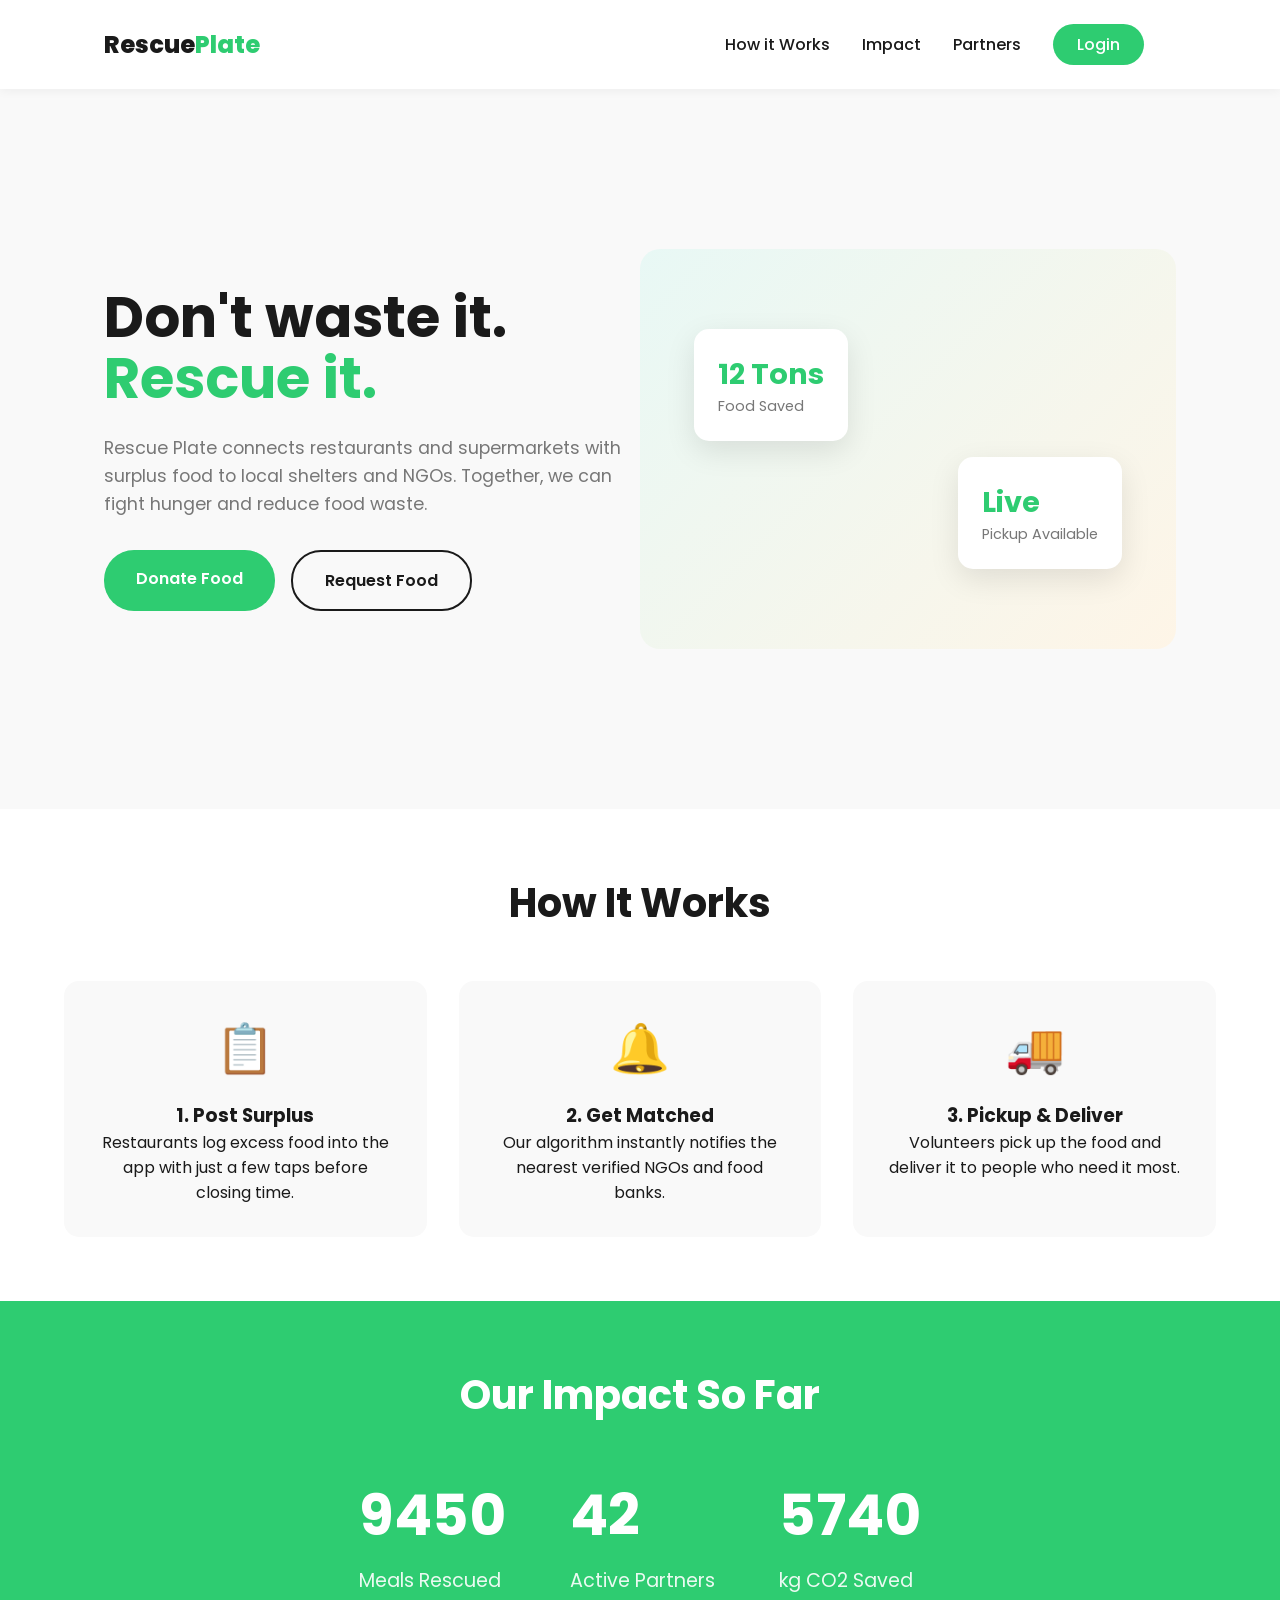
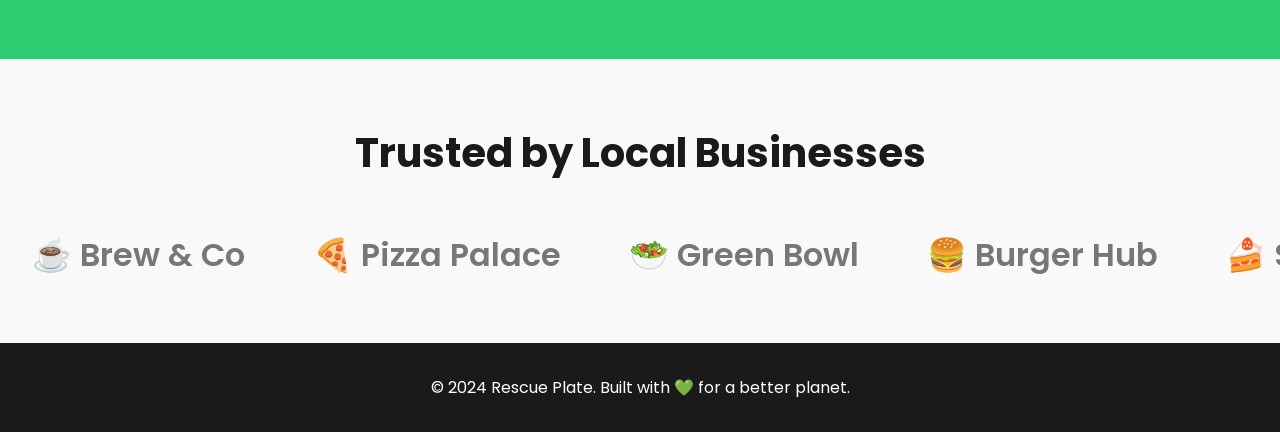
<file: index.html>
<!DOCTYPE html>
<html lang="en">

<head>
    <meta charset="UTF-8">
    <meta name="viewport" content="width=device-width, initial-scale=1.0">
    <title>Rescue Plate - Don't Waste It, Rescue It</title>
    <link rel="preconnect" href="https://fonts.googleapis.com">
    <link rel="preconnect" href="https://fonts.gstatic.com" crossorigin>
    <link href="https://fonts.googleapis.com/css2?family=Poppins:wght@300;400;600;800&display=swap" rel="stylesheet">
    <link rel="stylesheet" href="style.css">
</head>

<body>

    <!-- Navbar -->
    <header>
        <nav class="navbar">
            <a href="#" class="logo">Rescue<span>Plate</span></a>
            <ul class="nav-links" id="navLinks">
                <li><a href="index.html#how">How it Works</a></li>
                <li><a href="index.html#impact">Impact</a></li>
                <li><a href="index.html#partners">Partners</a></li>
                <li><a href="login.html" id="loginBtn" class="btn-nav">Login</a></li>
                <li><a href="#" id="logoutBtn" class="btn-nav" style="display: none;">Logout</a></li>
            </ul>
            <div class="hamburger" id="hamburger">
                <span></span>
                <span></span>
                <span></span>
            </div>
        </nav>
    </header>

    <!-- Hero Section -->
    <section class="hero">
        <div class="hero-content">
            <h1>Don't waste it. <span>Rescue it.</span></h1>
            <p>Rescue Plate connects restaurants and supermarkets with surplus food to local shelters and NGOs. Together, we can fight hunger and reduce food waste.</p>
            <div class="hero-btns">
                <a href="donate.html" class="btn-primary">Donate Food</a>
                <a href="available.html" class="btn-secondary">Request Food</a>
            </div>
        </div>
        <div class="hero-image">
            <!-- CSS shaped graphic instead of external image -->
            <div class="floating-card card-1">
                <h3>12 Tons</h3>
                <p>Food Saved</p>
            </div>
            <div class="floating-card card-2">
                <h3>Live</h3>
                <p>Pickup Available</p>
            </div>
        </div>
    </section>

    <!-- How It Works -->
    <section class="how-it-works" id="how">
        <h2 class="section-title">How It Works</h2>
        <div class="steps-grid">
            <div class="step-card">
                <div class="step-icon">📋</div>
                <h3>1. Post Surplus</h3>
                <p>Restaurants log excess food into the app with just a few taps before closing time.</p>
            </div>
            <div class="step-card">
                <div class="step-icon">🔔</div>
                <h3>2. Get Matched</h3>
                <p>Our algorithm instantly notifies the nearest verified NGOs and food banks.</p>
            </div>
            <div class="step-card">
                <div class="step-icon">🚚</div>
                <h3>3. Pickup & Deliver</h3>
                <p>Volunteers pick up the food and deliver it to people who need it most.</p>
            </div>
        </div>
    </section>

    <!-- Impact / Stats Section -->
    <section class="impact-section" id="impact">
        <h2 class="section-title">Our Impact So Far</h2>
        <div class="stats-container">
            <div class="stat-box">
                <h3 class="counter" data-target="45000">0</h3>
                <p>Meals Rescued</p>
            </div>
            <div class="stat-box">
                <h3 class="counter" data-target="120">0</h3>
                <p>Active Partners</p>
            </div>
            <div class="stat-box">
                <h3 class="counter" data-target="28000">0</h3>
                <p>kg CO2 Saved</p>
            </div>
        </div>
    </section>

    <!-- Partners Marquee -->
    <section class="partners" id="partners">
        <h2 class="section-title">Trusted by Local Businesses</h2>
        <div class="marquee">
            <div class="marquee-content">
                <span>☕ Brew & Co</span>
                <span>🍕 Pizza Palace</span>
                <span>🥗 Green Bowl</span>
                <span>🍔 Burger Hub</span>
                <span>🍰 Sweet Treats</span>
                <!-- Duplicate for seamless loop -->
                <span>☕ Brew & Co</span>
                <span>🍕 Pizza Palace</span>
                <span>🥗 Green Bowl</span>
                <span>🍔 Burger Hub</span>
                <span>🍰 Sweet Treats</span>
            </div>
        </div>
    </section>

    <!-- Footer -->
    <footer>
        <p>© 2024 Rescue Plate. Built with 💚 for a better planet.</p>
    </footer>

    <script src="script.js"></script>
</body>

</html>
</file>
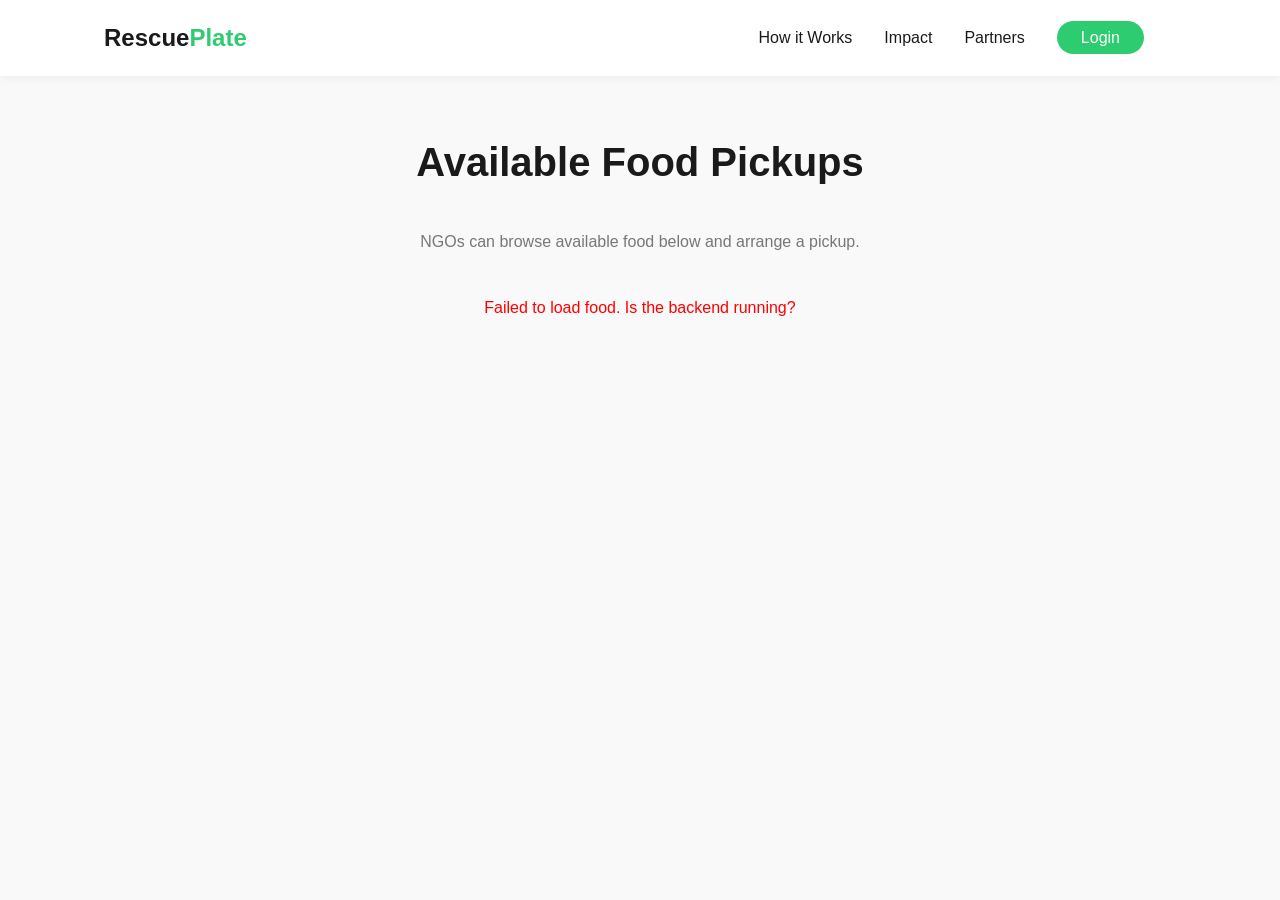
<file: available.html>
<!DOCTYPE html>
<html lang="en">

<head>
    <meta charset="UTF-8">
    <meta name="viewport" content="width=device-width, initial-scale=1.0">
    <title>Available Food - Rescue Plate</title>
    <link rel="stylesheet" href="style.css">
</head>

<body>

    <header>
        <nav class="navbar">
            <a href="index.html" class="logo">Rescue<span>Plate</span></a>
            <ul class="nav-links" id="navLinks">
                <li><a href="index.html#how">How it Works</a></li>
                <li><a href="index.html#impact">Impact</a></li>
                <li><a href="index.html#partners">Partners</a></li>
                <li><a href="login.html" id="loginBtn" class="btn-nav">Login</a></li>
                <li><a href="#" id="logoutBtn" class="btn-nav" style="display: none;">Logout</a></li>
            </ul>
        </nav>
    </header>

    <section class="available-container">
        <h2 class="section-title">Available Food Pickups</h2>
        <p style="text-align: center; color: var(--gray); margin-bottom: 3rem;">NGOs can browse available food below and arrange a pickup.</p>

        <!-- This empty div is where we will inject the food from the database -->
        <div id="foodList" class="food-grid">
            <p style="text-align: center;">Loading available food...</p>
        </div>
    </section>

    <script src="available.js"></script>
</body>

</html>
</file>
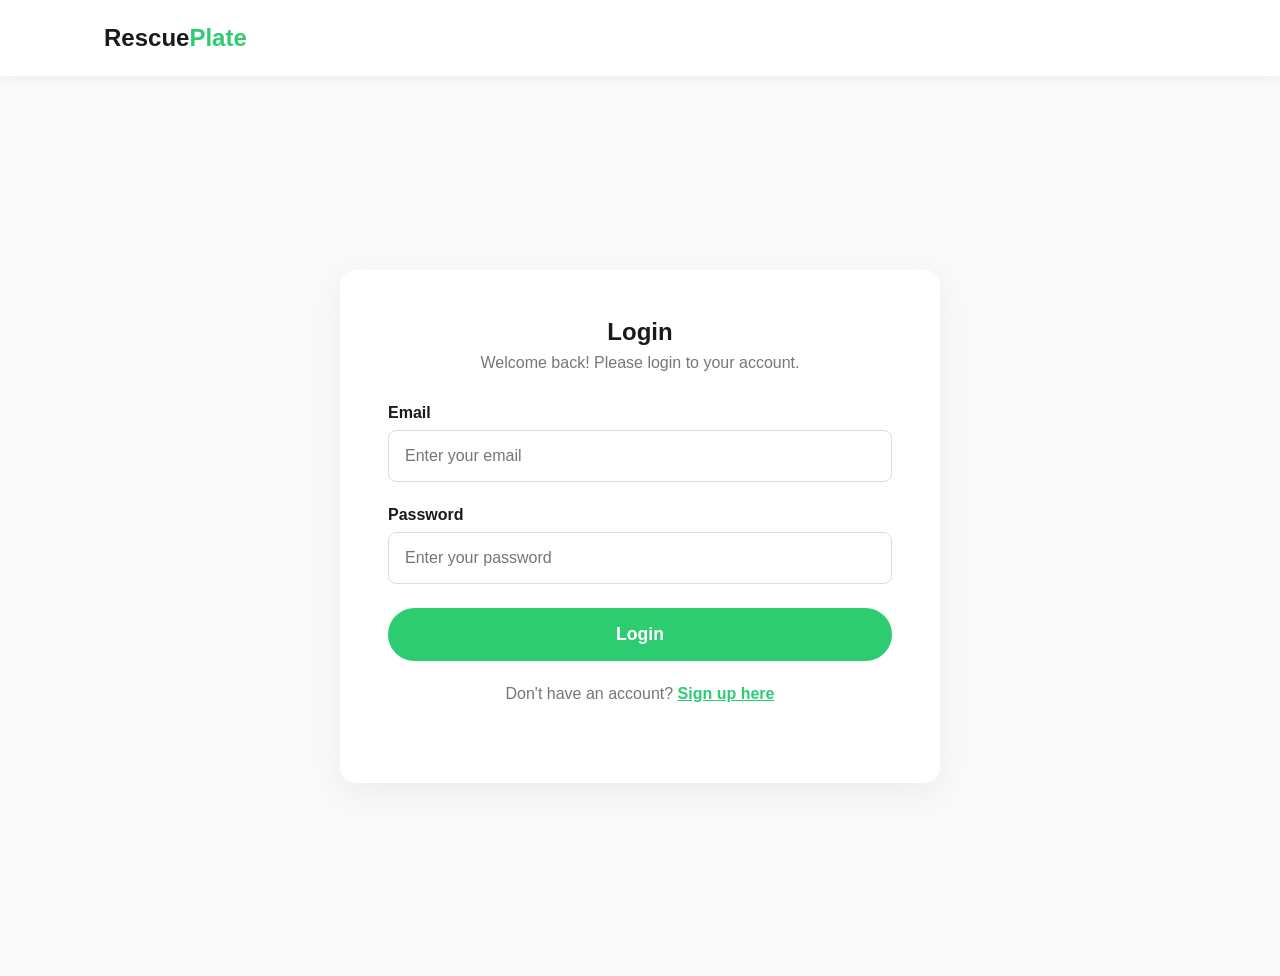
<file: donate.html>
<!DOCTYPE html>
<html lang="en">

<head>
    <meta charset="UTF-8">
    <meta name="viewport" content="width=device-width, initial-scale=1.0">
    <title>Donate Food - Rescue Plate</title>
    <link rel="stylesheet" href="style.css">
</head>

<body>

    <!-- Navbar (Same as index.html) -->
    <header>
        <nav class="navbar">
            <a href="index.html" class="logo">Rescue<span>Plate</span></a>
            <ul class="nav-links" id="navLinks">
                <li><a href="index.html#how">How it Works</a></li>
                <li><a href="index.html#impact">Impact</a></li>
                <li><a href="index.html#partners">Partners</a></li>
                <li><a href="login.html" id="loginBtn" class="btn-nav">Login</a></li>
                <li><a href="#" id="logoutBtn" class="btn-nav" style="display: none;">Logout</a></li>
            </ul>
        </nav>
    </header>

    <!-- Donate Form Section -->
    <section class="form-container">
        <div class="form-box">
            <h2>Donate Surplus Food</h2>
            <p>Fill out the details below. An NGO will be notified instantly.</p>

            <!-- The Form -->
            <form id="donateForm">
                <div class="input-group">
                    <label>Restaurant/Business Name</label>
                    <input type="text" id="restaurantName" placeholder="e.g., Pizza Palace" required>
                </div>

                <div class="input-group">
                    <label>Type of Food</label>
                    <input type="text" id="foodType" placeholder="e.g., Cooked meals, Raw veggies" required>
                </div>

                <div class="input-group">
                    <label>Quantity (in kg or meals)</label>
                    <input type="text" id="quantity" placeholder="e.g., 15 kg" required>
                </div>

                <div class="input-group">
                    <label>Pickup Address</label>
                    <input type="text" id="address" placeholder="Full address for pickup" required>
                </div>

                <div class="input-group">
                    <label>Best Time to Pickup</label>
                    <input type="text" id="pickupTime" placeholder="e.g., Today before 8 PM" required>
                </div>

                <button type="submit" class="btn-primary">Submit Donation</button>
            </form>

            <!-- This is where we will show the success message -->
            <div id="successMessage" class="success-message" style="display: none;">
                ✅ Thank you! Your food donation has been saved to the database. An NGO will contact you soon!
            </div>
        </div>
    </section>

    <script src="donate.js"></script>
</body>

</html>
</file>
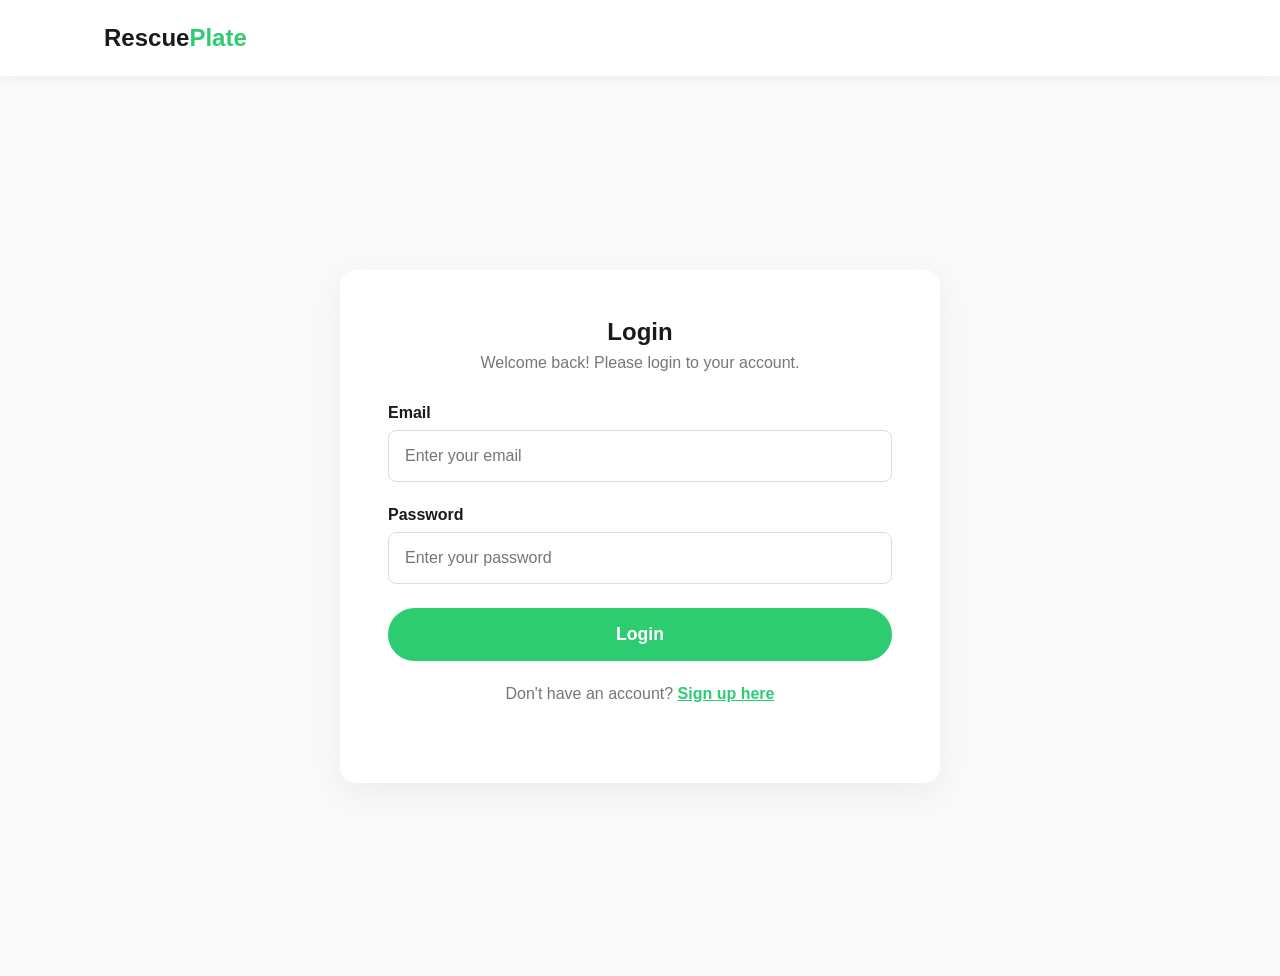
<file: login.html>
<!DOCTYPE html>
<html lang="en">

<head>
    <meta charset="UTF-8">
    <meta name="viewport" content="width=device-width, initial-scale=1.0">
    <title>Login - Rescue Plate</title>
    <link rel="stylesheet" href="style.css">
</head>

<body>

    <header>
        <nav class="navbar">
            <a href="index.html" class="logo">Rescue<span>Plate</span></a>
        </nav>
    </header>

    <section class="form-container">
        <div class="form-box">
            <h2 id="formTitle">Login</h2>
            <p id="formSubtitle">Welcome back! Please login to your account.</p>

            <form id="authForm">
                <!-- Name field (Only for Signup) -->
                <div class="input-group" id="nameGroup" style="display: none;">
                    <label>Business / NGO Name</label>
                    <input type="text" id="name" placeholder="e.g., Pizza Palace">
                </div>

                <div class="input-group">
                    <label>Email</label>
                    <input type="email" id="email" placeholder="Enter your email" required>
                </div>

                <div class="input-group">
                    <label>Password</label>
                    <input type="password" id="password" placeholder="Enter your password" required>
                </div>

                <!-- Role selector (Only for Signup) -->
                <div class="input-group" id="roleGroup" style="display: none;">
                    <label>I am a...</label>
                    <select id="role" style="width: 100%; padding: 1rem; border: 1px solid #ddd; border-radius: 8px;">
                        <option value="restaurant">Restaurant</option>
                        <option value="ngo">NGO / Shelter</option>
                    </select>
                </div>

                <button type="submit" class="btn-primary" id="submitBtn">Login</button>
            </form>

            <p style="text-align: center; margin-top: 1.5rem;">
                <span id="toggleText">Don't have an account? </span>
                <a href="#" id="toggleBtn" style="color: var(--primary); font-weight: 600;">Sign up here</a>
            </p>

            <div id="authMessage" class="success-message" style="display: none;"></div>
        </div>
    </section>

    <script src="login.js"></script>
</body>

</html>
</file>
<file: style.css>
:root {
    --primary: #2ecc71;
    /* Green */
    --primary-dark: #27ae60;
    --accent: #e67e22;
    /* Orange */
    --dark: #1a1a1a;
    --light: #f9f9f9;
    --gray: #777;
}

* {
    margin: 0;
    padding: 0;
    box-sizing: border-box;
    font-family: 'Poppins', sans-serif;
}

html {
    scroll-behavior: smooth;
}

body {
    background-color: var(--light);
    color: var(--dark);
}


/* Navbar */

header {
    background: #fff;
    position: sticky;
    top: 0;
    z-index: 1000;
    box-shadow: 0 2px 10px rgba(0, 0, 0, 0.05);
}

.navbar {
    display: flex;
    justify-content: space-between;
    align-items: center;
    padding: 1.5rem 5%;
    max-width: 1200px;
    margin: 0 auto;
}

.logo {
    font-size: 1.5rem;
    font-weight: 800;
    text-decoration: none;
    color: var(--dark);
}

.logo span {
    color: var(--primary);
}

.nav-links {
    display: flex;
    list-style: none;
    gap: 2rem;
    align-items: center;
}

.nav-links a {
    text-decoration: none;
    color: var(--dark);
    font-weight: 500;
    transition: color 0.3s;
}

.nav-links a:hover {
    color: var(--primary);
}

.btn-nav {
    background: var(--primary);
    color: #fff !important;
    padding: 0.5rem 1.5rem;
    border-radius: 25px;
}

.btn-nav:hover {
    background: var(--primary-dark);
}

.hamburger {
    display: none;
    flex-direction: column;
    cursor: pointer;
    gap: 5px;
}

.hamburger span {
    width: 25px;
    height: 3px;
    background: var(--dark);
    transition: 0.3s;
}


/* Hero Section */

.hero {
    display: flex;
    align-items: center;
    justify-content: space-between;
    padding: 4rem 5%;
    max-width: 1200px;
    margin: 0 auto;
    min-height: 80vh;
}

.hero-content {
    flex: 1;
    max-width: 600px;
}

.hero-content h1 {
    font-size: 3.5rem;
    line-height: 1.1;
    margin-bottom: 1.5rem;
}

.hero-content h1 span {
    color: var(--primary);
}

.hero-content p {
    font-size: 1.1rem;
    color: var(--gray);
    margin-bottom: 2rem;
    line-height: 1.6;
}

.hero-btns {
    display: flex;
    gap: 1rem;
}

.btn-primary,
.btn-secondary {
    padding: 1rem 2rem;
    border-radius: 30px;
    text-decoration: none;
    font-weight: 600;
    transition: transform 0.2s, box-shadow 0.2s;
    display: inline-block;
}

.btn-primary {
    background: var(--primary);
    color: #fff;
}

.btn-secondary {
    background: transparent;
    color: var(--dark);
    border: 2px solid var(--dark);
}

.btn-primary:hover,
.btn-secondary:hover {
    transform: translateY(-3px);
    box-shadow: 0 5px 15px rgba(0, 0, 0, 0.1);
}


/* Hero Image / Floating Cards */

.hero-image {
    flex: 1;
    position: relative;
    height: 400px;
    background: linear-gradient(135deg, #e8f8f5, #fef5e7);
    border-radius: 20px;
}

.floating-card {
    position: absolute;
    background: #fff;
    padding: 1.5rem;
    border-radius: 15px;
    box-shadow: 0 10px 30px rgba(0, 0, 0, 0.1);
    animation: float 3s ease-in-out infinite;
}

.card-1 {
    top: 20%;
    left: 10%;
}

.card-2 {
    bottom: 20%;
    right: 10%;
    animation-delay: 1.5s;
}

.floating-card h3 {
    color: var(--primary);
    font-size: 1.8rem;
}

.floating-card p {
    color: var(--gray);
    font-size: 0.9rem;
}

@keyframes float {
    0%,
    100% {
        transform: translateY(0);
    }
    50% {
        transform: translateY(-15px);
    }
}


/* Section Titles */

.section-title {
    text-align: center;
    font-size: 2.5rem;
    margin-bottom: 3rem;
}


/* How It Works */

.how-it-works {
    padding: 4rem 5%;
    background: #fff;
}

.steps-grid {
    display: grid;
    grid-template-columns: repeat(auto-fit, minmax(300px, 1fr));
    gap: 2rem;
    max-width: 1200px;
    margin: 0 auto;
}

.step-card {
    text-align: center;
    padding: 2rem;
    border-radius: 15px;
    background: var(--light);
    transition: transform 0.3s;
}

.step-card:hover {
    transform: translateY(-5px);
    box-shadow: 0 10px 20px rgba(0, 0, 0, 0.05);
}

.step-icon {
    font-size: 3rem;
    margin-bottom: 1rem;
}


/* Impact Stats */

.impact-section {
    padding: 4rem 5%;
    background: var(--primary);
    color: #fff;
}

.stats-container {
    display: flex;
    justify-content: center;
    gap: 4rem;
    flex-wrap: wrap;
}

.stat-box h3 {
    font-size: 3.5rem;
    margin-bottom: 0.5rem;
}

.stat-box p {
    font-size: 1.2rem;
    opacity: 0.9;
}


/* Partners Marquee */

.partners {
    padding: 4rem 0;
    overflow: hidden;
}

.marquee {
    overflow: hidden;
    white-space: nowrap;
}

.marquee-content {
    display: inline-block;
    animation: marquee 20s linear infinite;
}

.marquee-content span {
    font-size: 2rem;
    font-weight: 600;
    color: var(--gray);
    margin: 0 2rem;
}

@keyframes marquee {
    0% {
        transform: translateX(0);
    }
    100% {
        transform: translateX(-50%);
    }
}


/* Footer */

footer {
    background: var(--dark);
    color: #fff;
    text-align: center;
    padding: 2rem;
}


/* Donate Form Styles */

.form-container {
    display: flex;
    justify-content: center;
    align-items: center;
    min-height: 100vh;
    background: var(--light);
    padding: 2rem 5%;
}

.form-box {
    background: #fff;
    padding: 3rem;
    border-radius: 15px;
    box-shadow: 0 10px 30px rgba(0, 0, 0, 0.05);
    max-width: 600px;
    width: 100%;
}

.form-box h2 {
    text-align: center;
    margin-bottom: 0.5rem;
}

.form-box p {
    text-align: center;
    color: var(--gray);
    margin-bottom: 2rem;
}

.input-group {
    margin-bottom: 1.5rem;
}

.input-group label {
    display: block;
    margin-bottom: 0.5rem;
    font-weight: 600;
}

.input-group input {
    width: 100%;
    padding: 1rem;
    border: 1px solid #ddd;
    border-radius: 8px;
    font-family: 'Poppins', sans-serif;
    font-size: 1rem;
}

.input-group input:focus {
    outline: none;
    border-color: var(--primary);
}

.form-box .btn-primary {
    width: 100%;
    border: none;
    cursor: pointer;
    font-size: 1.1rem;
}

.success-message {
    margin-top: 2rem;
    padding: 1.5rem;
    background: #e8f8f5;
    border-left: 5px solid var(--primary);
    border-radius: 5px;
    text-align: center;
    font-weight: 600;
    color: var(--primary-dark);
}


/* Available Food Styles */

.available-container {
    padding: 4rem 5%;
    max-width: 1200px;
    margin: 0 auto;
}

.food-grid {
    display: grid;
    grid-template-columns: repeat(auto-fit, minmax(300px, 1fr));
    gap: 2rem;
}

.food-card {
    background: #fff;
    padding: 2rem;
    border-radius: 15px;
    box-shadow: 0 5px 15px rgba(0, 0, 0, 0.05);
    border-top: 4px solid var(--primary);
}

.food-card h3 {
    margin-bottom: 1rem;
    color: var(--dark);
}

.food-card p {
    margin-bottom: 0.5rem;
    color: var(--gray);
}

.food-card .label {
    font-weight: 600;
    color: var(--dark);
}


/* Responsive Design */

@media (max-width: 768px) {
    .hamburger {
        display: flex;
    }
    .nav-links {
        position: absolute;
        top: 70px;
        left: 0;
        width: 100%;
        background: #fff;
        flex-direction: column;
        padding: 2rem 0;
        gap: 1.5rem;
        transform: translateY(-150%);
        transition: transform 0.3s ease-in;
        box-shadow: 0 5px 10px rgba(0, 0, 0, 0.1);
    }
    .nav-links.active {
        transform: translateY(0);
    }
    .hero {
        flex-direction: column;
        text-align: center;
        padding-top: 2rem;
    }
    .hero-content h1 {
        font-size: 2.5rem;
    }
    .hero-btns {
        justify-content: center;
    }
    .hero-image {
        width: 100%;
        margin-top: 3rem;
        min-height: 300px;
    }
    .stats-container {
        gap: 2rem;
    }
    .stat-box h3 {
        font-size: 2.5rem;
    }
}
</file>
